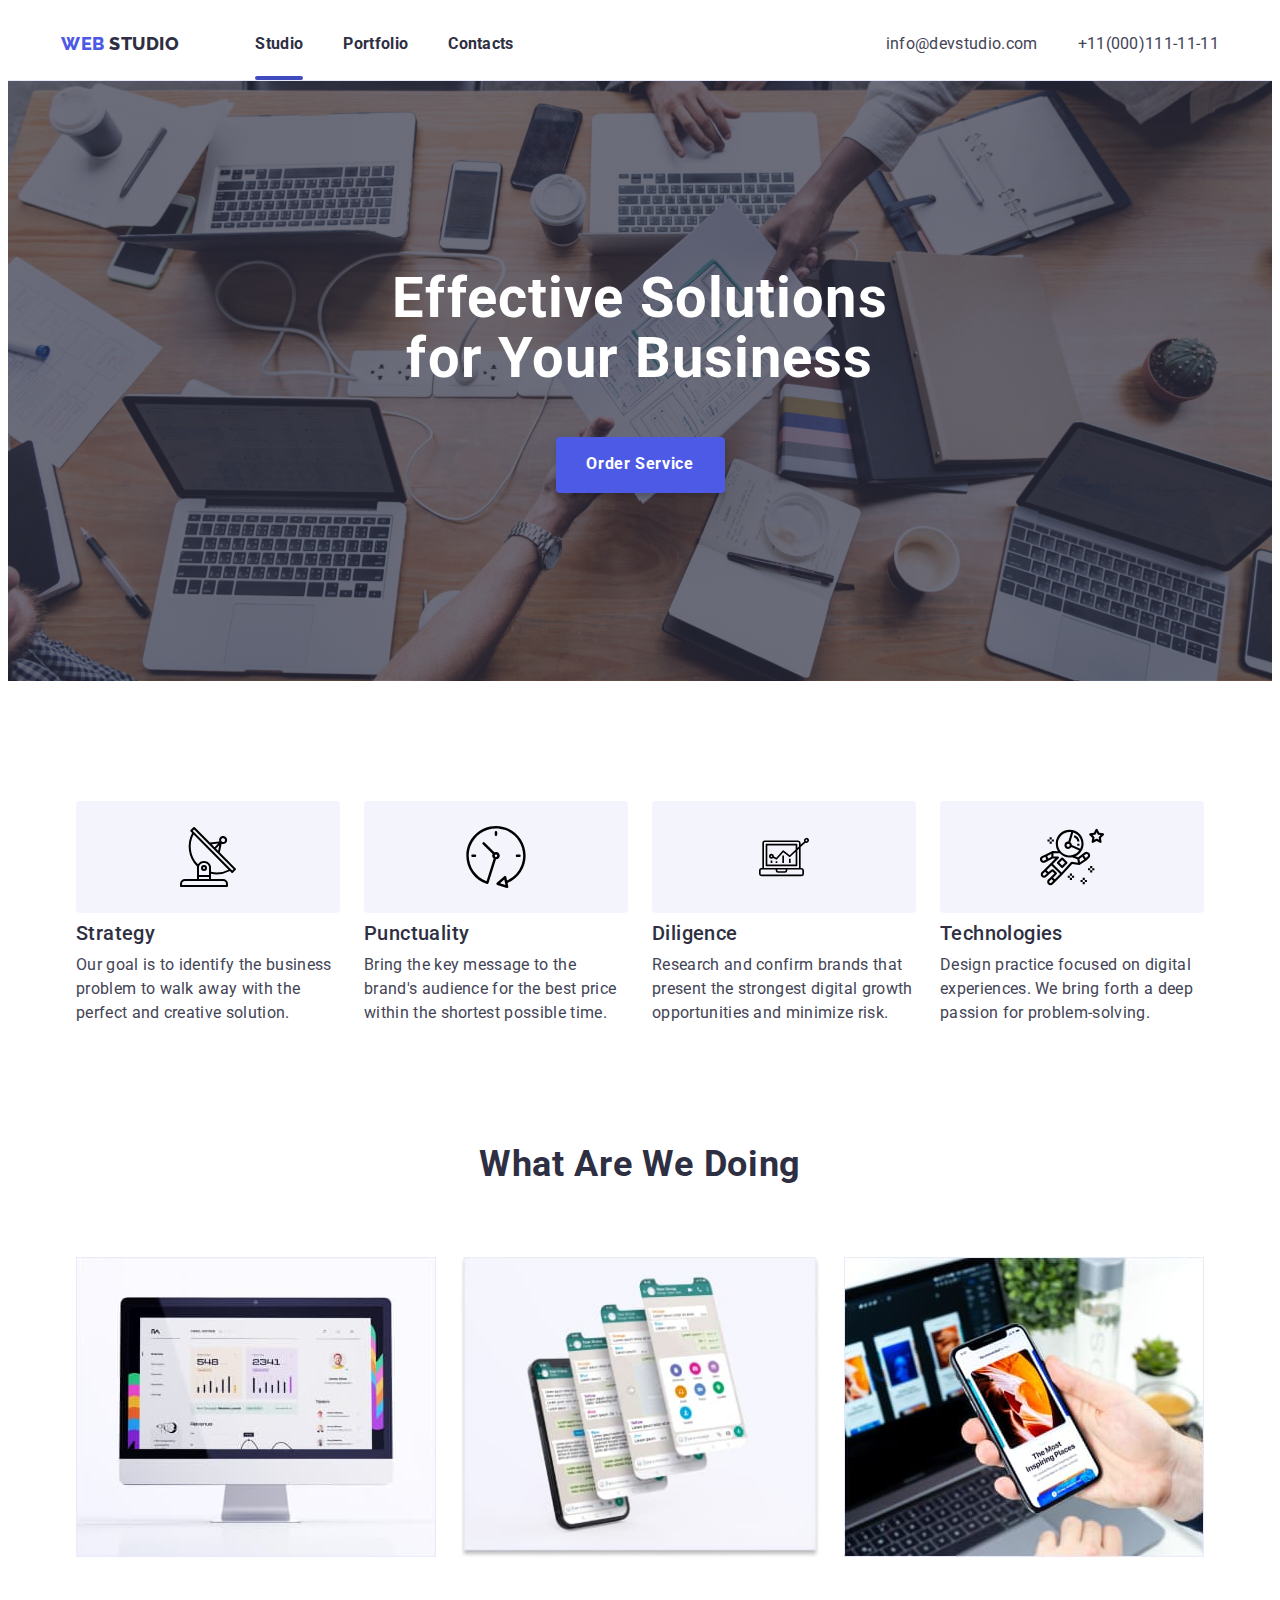
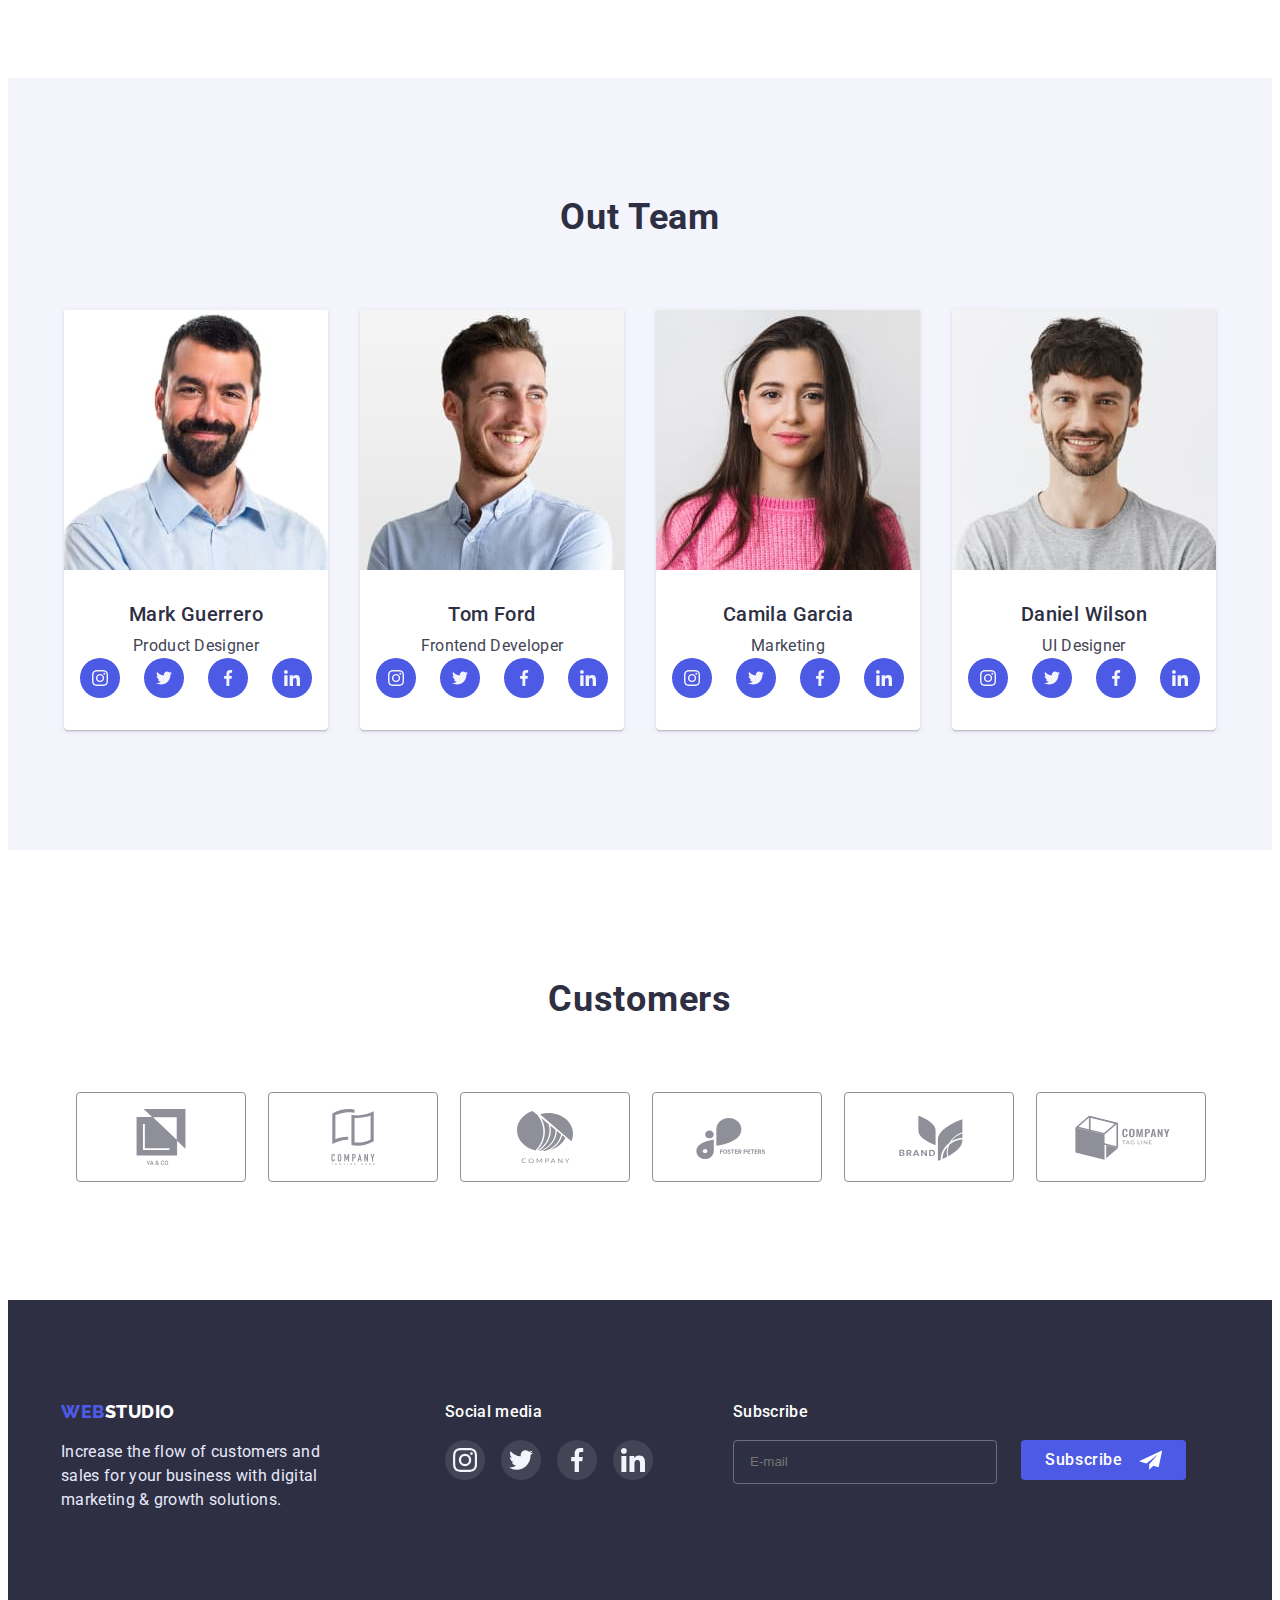
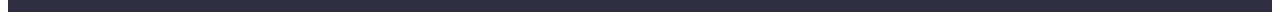
<file: index.html>
<!DOCTYPE html>
<html lang="en">

<head>
    <meta charset="UTF-8">
    <meta http-equiv="X-UA-Compatible" content="IE=edge">
    <meta name="viewport" content="width=device-width, initial-scale=1.0">
    <title>Document</title>
    <link rel="preconnect" href="https://fonts.googleapis.com">
    <link rel="preconnect" href="https://fonts.gstatic.com" crossorigin>
    <link href="https://fonts.googleapis.com/css2?family=Raleway:wght@800&family=Roboto:wght@400;500;700&display=swap"
        rel="stylesheet">
    <link rel="stylesheet" href="https://cdnjs.cloudflare.com/ajax/libs/modern-normalize/1.1.0/modern-normalize.min.css"
        integrity="sha512-wpPYUAdjBVSE4KJnH1VR1HeZfpl1ub8YT/NKx4PuQ5NmX2tKuGu6U/JRp5y+Y8XG2tV+wKQpNHVUX03MfMFn9Q=="
        crossorigin="anonymous" referrerpolicy="no-referrer" />
    <link rel="stylesheet" href="./css/style.css">
</head>

<body class="site-body">
    <header class="header">
        <div class="container ">
            <nav class="header-nav">
                <a href="" class="header-logo link"> <span class="header-web">WEB</span> STUDIO</a>
                <ul class="header-list list">
                    <li class="header-item "><a href="./index.html" class="header-link link current">Studio</a></li>
                    <li class="header-item "><a href="./portfolio.html" class="header-link link">Portfolio</a></li>
                    <li class="header-item "><a href="" class="header-link link">Contacts</a></li>
                </ul>
            </nav>
            <a href="mailto:info@devstudio.com" class="header-cont link">info@devstudio.com</a>
            <a href="tel:+11(000)111-11-11" class="header-cont link">+11(000)111-11-11</a>
        </div>
    </header>
    <main>
        <section class="hero">
            <div class="container">
                <h1 class="hero-title">Effective Solutions <br> for Your Business</h1>
                <button type="button" class="hero-btn" data-modal-open>Order Service</button>
            </div>
        </section>
        <section class="about">
            <div class="container feature ">
                <Ul class="list">
                    <li class="about-list">
                        <div class="features-icon">
                            <svg class="icon" width="60" height="64">
                                <use href="./img/icons.svg.svg#icon-antenna-1"></use>
                            </svg>
                        </div>

                        <h3 class="main-title">Strategy</h3>
                        <p class="main-undertitle">Our goal is to identify the business
                            problem to walk away with the perfect and creative solution.</p>
                    </li>
                    <li class="about-list">
                        <div class="features-icon">
                            <svg class="icon" width="62" height="64">
                                <use href="./img/icons.svg.svg#icon-clock-1"></use>
                            </svg>
                        </div>

                        <h3 class="main-title">Punctuality</h3>
                        <p class="main-undertitle">Bring the key message to the brand's audience for the best price
                            within
                            the shortest possible
                            time.</p>
                    </li>
                    <li class="about-list">
                        <div class="features-icon">
                            <svg class="icon" width="64" height="50">
                                <use href="./img/icons.svg.svg#icon-diagram-1"></use>
                            </svg>
                        </div>

                        <h3 class="main-title">Diligence</h3>
                        <p class="main-undertitle">Research and confirm brands that present the strongest digital growth
                            opportunities and minimize
                            risk.</p>
                    </li>
                    <li class="about-list">
                        <div class="features-icon">
                            <svg class="icon" width="64" height="64">
                                <use href="./img/icons.svg.svg#icon-astronaut-1"></use>
                            </svg>
                        </div>

                        <h3 class="main-title">Technologies</h3>
                        <p class="main-undertitle">Design practice focused on digital experiences. We bring forth a deep
                            passion for
                            problem-solving.</p>
                    </li>
                </Ul>
            </div>
        </section>
        <section class="work">
            <div class="container">

                <h2 class="about-title">What are we doing</h2>
                <ul class="list">
                    <li>
                        <img src="./img/monitor.jpg" alt="monitor" width="360" height="300">
                    </li>
                    <li>
                        <img src="./img/telephone.jpg" alt="phone" width="360" height="300">
                    </li>
                    <li>
                        <img src="./img/phonenote.jpg" alt="phone in hand" width="360" height="300">
                    </li>
                </ul>

            </div>
        </section>
        <section class="team">
            <div class="container">
                <h2 class="about-title">Out Team</h2>
                <ul class="list">
                    <li class="list-cont">
                        <img src="./img/mark.jpg" alt="mark" width="264" height="260">
                        <div class="under-img">
                            <h3 class="main-title">Mark Guerrero</h3>
                            <p class="main-undertitle">Product Designer</p>
                            <ul class="cont-social-list list-none">
                                <li class="cont-social-item"><a href="" class="cont-social-link"><svg
                                            class="cont-social-icon" width="16" height="16">
                                            <use href="./img/icons.svg.svg#icon-instagram-2"></use>
                                        </svg></a></li>
                                <li class="cont-social-item"><a href="" class="cont-social-link"><svg
                                            class="cont-social-icon" width="16" height="16">
                                            <use href="./img/icons.svg.svg#icon-twitter-1"></use>
                                        </svg></a></li>
                                <li class="cont-social-item"><a href="" class="cont-social-link"><svg
                                            class="cont-social-icon" width="16" height="16">
                                            <use href="./img/icons.svg.svg#icon-facebook-1"></use>
                                        </svg></a></li>
                                <li class="cont-social-item"><a href="" class="cont-social-link"><svg
                                            class="cont-social-icon" width="16" height="16">
                                            <use href="./img/icons.svg.svg#icon-linkedin-1"></use>
                                        </svg></a></li>
                            </ul>
                        </div>
                    </li>
                    <li class="list-cont">
                        <img src="./img/tom.jpg" alt="tom" width="264" height="260">
                        <div class="under-img">
                            <h3 class="main-title">Tom Ford</h3>
                            <p class="main-undertitle">Frontend Developer</p>
                            <ul class="cont-social-list list-none">
                                <li class="cont-social-item"><a href="" class="cont-social-link"><svg
                                            class="cont-social-icon" width="16" height="16">
                                            <use href="./img/icons.svg.svg#icon-instagram-2"></use>
                                        </svg></a></li>
                                <li class="cont-social-item"><a href="" class="cont-social-link"><svg
                                            class="cont-social-icon" width="16" height="16">
                                            <use href="./img/icons.svg.svg#icon-twitter-1"></use>
                                        </svg></a></li>
                                <li class="cont-social-item"><a href="" class="cont-social-link"><svg
                                            class="cont-social-icon" width="16" height="16">
                                            <use href="./img/icons.svg.svg#icon-facebook-1"></use>
                                        </svg></a></li>
                                <li class="cont-social-item"><a href="" class="cont-social-link"><svg
                                            class="cont-social-icon" width="16" height="16">
                                            <use href="./img/icons.svg.svg#icon-linkedin-1"></use>
                                        </svg></a></li>
                            </ul>
                        </div>
                    </li>
                    <li class="list-cont">
                        <img src="./img/camila.jpg" alt="camila" width="264" height="260">
                        <div class="under-img">
                            <h3 class="main-title">Camila Garcia</h3>
                            <p class="main-undertitle">Marketing</p>
                            <ul class="cont-social-list list-none">
                                <li class="cont-social-item"><a href="" class="cont-social-link"><svg
                                            class="cont-social-icon" width="16" height="16">
                                            <use href="./img/icons.svg.svg#icon-instagram-2"></use>
                                        </svg></a></li>
                                <li class="cont-social-item"><a href="" class="cont-social-link"><svg
                                            class="cont-social-icon" width="16" height="16">
                                            <use href="./img/icons.svg.svg#icon-twitter-1"></use>
                                        </svg></a></li>
                                <li class="cont-social-item"><a href="" class="cont-social-link"><svg
                                            class="cont-social-icon" width="16" height="16">
                                            <use href="./img/icons.svg.svg#icon-facebook-1"></use>
                                        </svg></a></li>
                                <li class="cont-social-item"><a href="" class="cont-social-link"><svg
                                            class="cont-social-icon" width="16" height="16">
                                            <use href="./img/icons.svg.svg#icon-linkedin-1"></use>
                                        </svg></a></li>
                            </ul>
                        </div>
                    </li>
                    <li class="list-cont">
                        <img src="./img/daniel.jpg" alt="daniel" width="264" height="260">
                        <div class="under-img">
                            <h3 class="main-title">Daniel Wilson</h3>
                            <p class="main-undertitle">UI Designer</p>
                            <ul class="cont-social-list list-none">
                                <li class="cont-social-item"><a href="" class="cont-social-link"><svg
                                            class="cont-social-icon" width="16" height="16">
                                            <use href="./img/icons.svg.svg#icon-instagram-2"></use>
                                        </svg></a></li>
                                <li class="cont-social-item"><a href="" class="cont-social-link"><svg
                                            class="cont-social-icon" width="16" height="16">
                                            <use href="./img/icons.svg.svg#icon-twitter-1"></use>
                                        </svg></a></li>
                                <li class="cont-social-item"><a href="" class="cont-social-link"><svg
                                            class="cont-social-icon" width="16" height="16">
                                            <use href="./img/icons.svg.svg#icon-facebook-1"></use>
                                        </svg></a></li>
                                <li class="cont-social-item"><a href="" class="cont-social-link"><svg
                                            class="cont-social-icon" width="16" height="16">
                                            <use href="./img/icons.svg.svg#icon-linkedin-1"></use>
                                        </svg></a></li>
                            </ul>
                        </div>
                    </li>
                </ul>
            </div>
        </section>
        <section class="customers">
            <div class="container">
                <h2 class="about-title">Customers</h2>
                <ul class="cust-list list-none">
                    <li class="customers-item">
                        <a href="" class="customers-link">
                            <svg class="customers-icon" width="104" height="56">
                                <use href="./img/icons.svg.svg#icon-group"></use>
                            </svg>
                        </a>
                    </li>
                    <li class="customers-item">
                        <a href="" class="customers-link">
                            <svg class="customers-icon" width="104" height="56">
                                <use href="./img/icons.svg.svg#icon-group-1"></use>
                            </svg>
                        </a>
                    </li>
                    <li class="customers-item">
                        <a href="" class="customers-link">
                            <svg class="customers-icon" width="104" height="56">
                                <use href="./img/icons.svg.svg#icon-group-2"></use>
                            </svg>
                        </a>
                    </li>
                    <li class="customers-item">
                        <a href="" class="customers-link">
                            <svg class="customers-icon" width="104" height="56">
                                <use href="./img/icons.svg.svg#icon-Logopet-1"></use>
                            </svg>
                        </a>
                    </li>
                    <li class="customers-item">
                        <a href="" class="customers-link">
                            <svg class="customers-icon" width="104" height="56">
                                <use href="./img/icons.svg.svg#icon-Logobra-1"></use>
                            </svg>
                        </a>
                    </li>
                    <li class="customers-item">
                        <a href="" class="customers-link">
                            <svg class="customers-icon" width="104" height="56">
                                <use href="./img/icons.svg.svg#icon-Logocom-1"></use>
                            </svg>
                        </a>
                    </li>
                </ul>
            </div>
        </section>


    </main>
    <footer class="footer">
        <div class="container">
            <div>
                <a href="" class="header-logo link"> <span class="header-web">WEB</span> STUDIO</a>
                <p class="footer-text">Increase the flow of customers and sales for your business with digital marketing
                    &
                    growth solutions.</p>
            </div>
            <div class="footer-contact">
                <h2 class="footer-cont-text">Social media</h2>
                <ul class="footer-cont-list">
                    <li class="footer-cont-item">
                        <a href="" class="footer-cont-link">
                            <svg class="footer-cont-icon" width="24" height="24">
                                <use href="./img/icons.svg.svg#icon-instagram-2"></use>
                            </svg>
                        </a>
                    </li>
                    <li class="footer-cont-item">
                        <a href="" class="footer-cont-link">
                            <svg class="footer-cont-icon" width="24" height="24">
                                <use href="./img/icons.svg.svg#icon-twitter-1"></use>
                            </svg>
                        </a>
                    </li>
                    <li class="footer-cont-item">
                        <a href="" class="footer-cont-link">
                            <svg class="footer-cont-icon" width="24" height="24">
                                <use href="./img/icons.svg.svg#icon-facebook-1"></use>
                            </svg>
                        </a>
                    </li>
                    <li class="footer-cont-item">
                        <a href="" class="footer-cont-link">
                            <svg class="footer-cont-icon" width="24" height="24">
                                <use href="./img/icons.svg.svg#icon-linkedin-1"></use>
                            </svg>
                        </a>
                    </li>
                </ul>
            </div>
            <div class="subscribe">
                <form>
                    <label class="subscribe-title">Subscribe
                        <input type="text" placeholder="E-mail" name="email" class="subscribe-inp">
                    </label>
                    <button type="submit" class="subscribe-btn btn">
                        Subscribe
                        <svg class="submit-btn-icon" width="24" height="24">
                            <use href="./img/icons.svg.svg#icon-submit"></use>
                        </svg>

                    </button>
                </form>
            </div>
        </div>
    </footer>
    <div class="backdrop is-hidden" data-modal>
        <div class="modal">
            <button type="button" class="modal-close" data-modal-close>
                <svg class="modal-icon" width="8" height="8">
                    <use href="./img/icons.svg.svg#icon-close-black-18dp-2-1-1"></use>
                </svg>
            </button>
            <h2 class="modal-title">Leave your contacts and we will call you back</h2>
            <form class="modal-form">
                <div class="modal-form-div">
                    <label for="name" class="modal-form-labl">Name</label>
                    <input id="name" type="text" name="name" class="modal-inp">
                    <svg class="input-icon" width="18" height="24">
                        <use href="./img/icons.svg.svg#icon-person-black"></use>
                    </svg>
                </div>
                <div class="modal-form-div">
                    <label for="phone" class="modal-form-labl">Phone</label>
                    <input id="phone" type="text" name="phone" class="modal-inp">
                    <svg class="input-icon" width="18" height="24">
                        <use href="./img/icons.svg.svg#icon-phone-black"></use>
                    </svg>
                </div>
                <div class="modal-form-div">
                    <label for="email" class="modal-form-labl">Email</label>
                    <input id="email" type="text" name="email" class="modal-inp">
                    <svg class="input-icon" width="18" height="24">
                        <use href="./img/icons.svg.svg#icon-email-black-18"></use>
                    </svg>
                </div>
                <div class="modal-form-div">
                    <label for="comment" class="modal-form-labl">Comment</label>
                    <textarea name="comment" id="comment" class="modal-area" placeholder="Text input"></textarea>
                </div>
                <div class="modal-check">
                    <input id="privacy" type="checkbox" name="privat" value="true"
                        class="input-check visually-hidden" />
                    <label for="privacy" class="check-lab">
                        <span class="modal-span">
                            <svg class="span-icon" width="10" height="8">
                                <use href="./img/icons.svg.svg#icon-Vector"></use>
                            </svg>
                        </span>
                        I accept the terms and conditions of the <a href="" class="pp-link">Privacy Policy </a>
                    </label>

                </div>
                <button type="submit" class="modal-btn btn">Send</button>
            </form>
        </div>
    </div>
    <script src="./js/modal.js"></script>

</body>

</html>
</file>
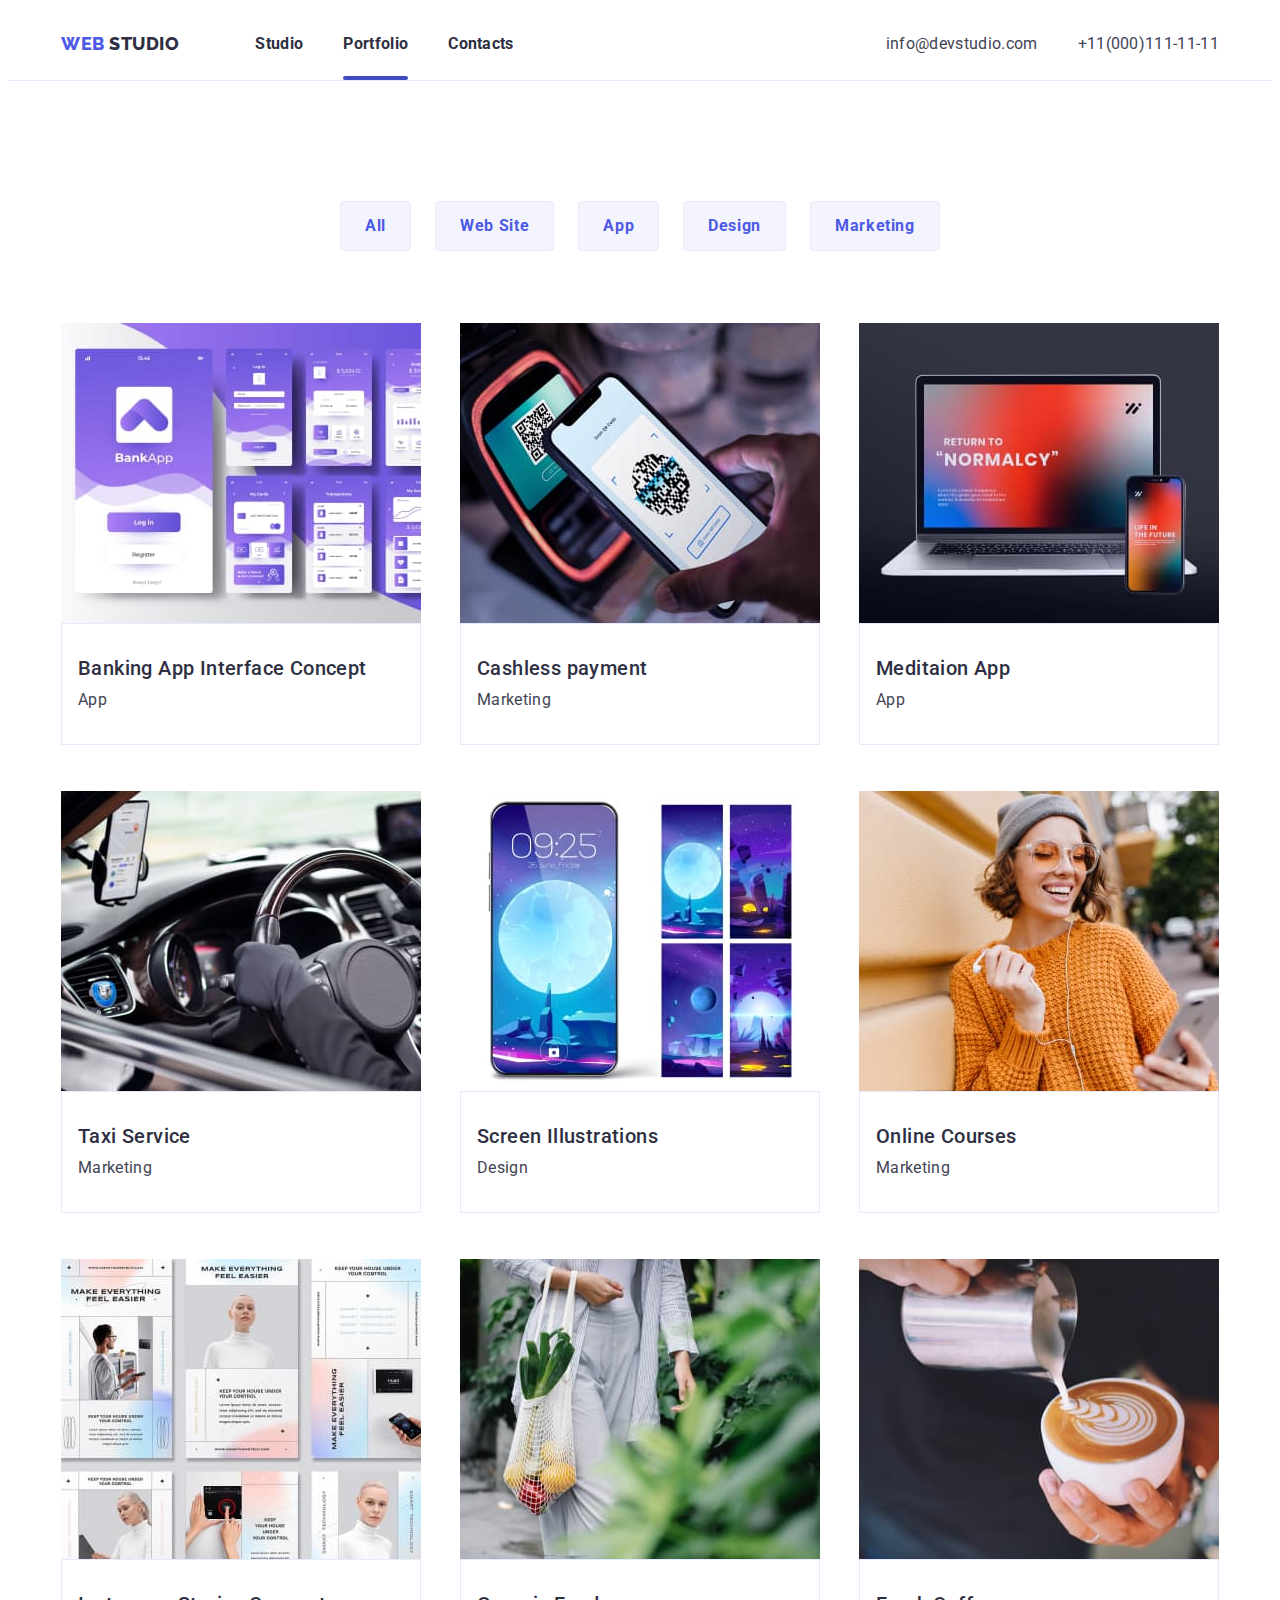
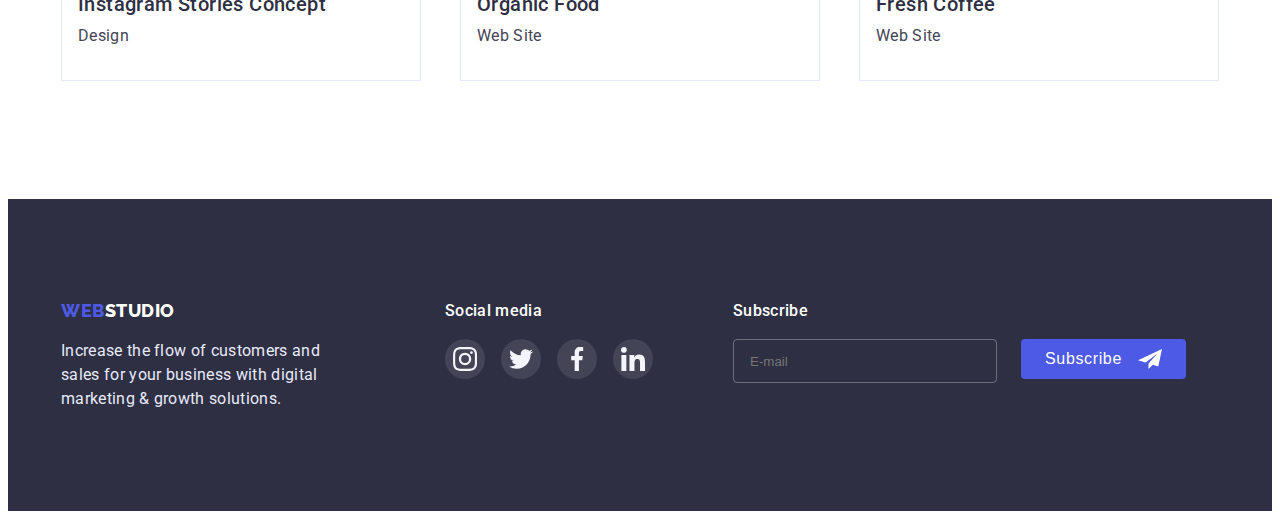
<file: portfolio.html>
<!DOCTYPE html>
<html lang="en">

<head>
    <meta charset="UTF-8">
    <meta http-equiv="X-UA-Compatible" content="IE=edge">
    <meta name="viewport" content="width=device-width, initial-scale=1.0">
    <title>Document</title>
    <link rel="preconnect" href="https://fonts.googleapis.com">
    <link rel="preconnect" href="https://fonts.gstatic.com" crossorigin>
    <link href="https://fonts.googleapis.com/css2?family=Raleway:wght@800&family=Roboto:wght@400;500;700&display=swap"
        rel="stylesheet">
    <link rel="stylesheet" href="https://cdnjs.cloudflare.com/ajax/libs/modern-normalize/1.1.0/modern-normalize.min.css"
        integrity="sha512-wpPYUAdjBVSE4KJnH1VR1HeZfpl1ub8YT/NKx4PuQ5NmX2tKuGu6U/JRp5y+Y8XG2tV+wKQpNHVUX03MfMFn9Q=="
        crossorigin="anonymous" referrerpolicy="no-referrer" />
    <link rel="stylesheet" href="./css/style.css">
</head>

<body>
    <header class="header">
        <div class="container">
            <nav class="header-nav">
                <a href="" class="header-logo link"> <span class="header-web">WEB</span> STUDIO</a>
                <ul class="header-list list">
                    <li class="header-item"><a href="./index.html" class="header-link link">Studio</a></li>
                    <li class="header-item"><a href="./portfolio.html" class="header-link link current">Portfolio</a>
                    </li>
                    <li class="header-item"><a href="" class="header-link link">Contacts</a></li>
                </ul>
            </nav>
            <a href="mailto:info@devstudio.com" class="header-cont link">info@devstudio.com</a>
            <a href="tel:+11(000)111-11-11" class="header-cont link">+11(000)111-11-11</a>
        </div>
    </header>
    <main class="main">

        <section class="filter">
            <div class="container">
                <h1 class="hidden">Portfolio</h1>
                <ul class="filter-list list">
                    <li><button type="button" class="btn">All</button></li>
                    <li><button type="button" class="btn">Web Site</button></li>
                    <li><button type="button" class="btn">App</button></li>
                    <li><button type="button" class="btn">Design</button></li>
                    <li><button type="button" class="btn">Marketing</button></li>
                </ul>
            </div>
            <div class="container">
                <ul class="portfolio-list list">
                    <li class="portfolio-item">
                        <div class="portfolio-item-wrap">
                            <img src="./img/bankapp.jpg" alt="Banking App Interface Concept" width="360" height="300">
                            <p class="wrap-text">14 Stylish and User-Friendly App Design Concepts · Task Manager App ·
                                Calorie Tracker App · Exotic Fruit Ecommerce App ·
                                Cloud Storage App</p>
                        </div>
                        <div class="portfolio-under-img">
                            <h3 class="main-title">Banking App Interface Concept</h3>
                            <p class="main-undertitle">App</p>
                        </div>
                    </li>
                    <li class="portfolio-item">
                        <div class="portfolio-item-wrap">
                            <img src="./img/cashlesspay.jpg" alt="Cashless payment" width="360" height="300">
                            <p class="wrap-text">14 Stylish and User-Friendly App Design Concepts · Task Manager App ·
                                Calorie Tracker App · Exotic Fruit Ecommerce App ·
                                Cloud Storage App</p>
                        </div>
                        <div class="portfolio-under-img">
                            <h3 class="main-title">Cashless payment</h3>
                            <p class="main-undertitle">Marketing</p>
                        </div>
                    </li>
                    <li class="portfolio-item">
                        <div class="portfolio-item-wrap">
                            <img src="./img/meditaionapp.jpg" alt="Meditaion App" width="360" height="300">
                            <p class="wrap-text">14 Stylish and User-Friendly App Design Concepts · Task Manager App ·
                                Calorie Tracker App · Exotic Fruit Ecommerce App ·
                                Cloud Storage App</p>
                        </div>

                        <div class="portfolio-under-img">
                            <h3 class="main-title">Meditaion App</h3>
                            <p class="main-undertitle">App</p>
                        </div>
                    </li>
                    <li class="portfolio-item">
                        <div class="portfolio-item-wrap">
                            <img src="./img/imgtaxi.jpg" alt="Taxi Service" width="360" height="300">
                            <p class="wrap-text">14 Stylish and User-Friendly App Design Concepts · Task Manager App ·
                                Calorie Tracker App · Exotic Fruit Ecommerce App ·
                                Cloud Storage App</p>
                        </div>

                        <div class="portfolio-under-img">
                            <h3 class="main-title">Taxi Service</h3>
                            <p class="main-undertitle">Marketing</p>
                        </div>
                    </li>
                    <li class="portfolio-item">
                        <div class="portfolio-item-wrap">
                            <img src="./img/screenill.jpg" alt="Screen Illustrations" width="360" height="300">
                            <p class="wrap-text">14 Stylish and User-Friendly App Design Concepts · Task Manager App ·
                                Calorie Tracker App · Exotic Fruit Ecommerce App ·
                                Cloud Storage App</p>
                        </div>

                        <div class="portfolio-under-img">
                            <h3 class="main-title">Screen Illustrations</h3>
                            <p class="main-undertitle">Design</p>
                        </div>
                    </li>
                    <li class="portfolio-item">
                        <div class="portfolio-item-wrap">
                            <img src="./img/onlinecourses.jpg" alt="Online Courses" width="360" height="300">
                            <p class="wrap-text">14 Stylish and User-Friendly App Design Concepts · Task Manager App ·
                                Calorie Tracker App · Exotic Fruit Ecommerce App ·
                                Cloud Storage App</p>
                        </div>

                        <div class="portfolio-under-img">
                            <h3 class="main-title">Online Courses</h3>
                            <p class="main-undertitle">Marketing</p>
                        </div>
                    </li>
                    <li class="portfolio-item">
                        <div class="portfolio-item-wrap">
                            <img src="./img/instagramstoriescont.jpg" alt="Instagram Stories Concept" width="360"
                                height="300">
                            <p class="wrap-text">14 Stylish and User-Friendly App Design Concepts · Task Manager App ·
                                Calorie Tracker App · Exotic Fruit Ecommerce App ·
                                Cloud Storage App</p>
                        </div>

                        <div class="portfolio-under-img">
                            <h3 class="main-title">Instagram Stories Concept</h3>
                            <p class="main-undertitle">Design</p>
                        </div>
                    </li>
                    <li class="portfolio-item">
                        <div class="portfolio-item-wrap">
                            <img src="./img/organicfood.jpg" alt="Organic Food" width="360" height="300">
                            <p class="wrap-text">14 Stylish and User-Friendly App Design Concepts · Task Manager App ·
                                Calorie Tracker App · Exotic Fruit Ecommerce App ·
                                Cloud Storage App</p>
                        </div>

                        <div class="portfolio-under-img">
                            <h3 class="main-title">Organic Food</h3>
                            <p class="main-undertitle">Web Site</p>
                        </div>
                    </li>
                    <li class="portfolio-item">
                        <div class="portfolio-item-wrap">
                            <img src="./img/freshcoffee.jpg" alt="Fresh Coffee" width="360" height="300">
                            <p class="wrap-text">14 Stylish and User-Friendly App Design Concepts · Task Manager App ·
                                Calorie Tracker App · Exotic Fruit Ecommerce App ·
                                Cloud Storage App</p>
                        </div>

                        <div class="portfolio-under-img">
                            <h3 class="main-title">Fresh Coffee</h3>
                            <p class="main-undertitle">Web Site</p>
                        </div>
                    </li>
                </ul>
            </div>
        </section>
    </main>
    <footer class="footer">
        <div class="container">
            <div>
                <a href="" class="header-logo link"> <span class="header-web">WEB</span> STUDIO</a>
                <p class="footer-text">Increase the flow of customers and sales for your business with digital marketing
                    &
                    growth solutions.</p>
            </div>
            <div class="footer-contact">
                <h2 class="footer-cont-text">Social media</h2>
                <ul class="footer-cont-list">
                    <li class="footer-cont-item">
                        <a href="" class="footer-cont-link">
                            <svg class="footer-cont-icon" width="24" height="24">
                                <use href="./img/icons.svg.svg#icon-instagram-2"></use>
                            </svg>
                        </a>
                    </li>
                    <li class="footer-cont-item">
                        <a href="" class="footer-cont-link">
                            <svg class="footer-cont-icon" width="24" height="24">
                                <use href="./img/icons.svg.svg#icon-twitter-1"></use>
                            </svg>
                        </a>
                    </li>
                    <li class="footer-cont-item">
                        <a href="" class="footer-cont-link">
                            <svg class="footer-cont-icon" width="24" height="24">
                                <use href="./img/icons.svg.svg#icon-facebook-1"></use>
                            </svg>
                        </a>
                    </li>
                    <li class="footer-cont-item">
                        <a href="" class="footer-cont-link">
                            <svg class="footer-cont-icon" width="24" height="24">
                                <use href="./img/icons.svg.svg#icon-linkedin-1"></use>
                            </svg>
                        </a>
                    </li>
                </ul>
            </div>
            <div class="subscribe">
                <label class="subscribe-title">Subscribe
                    <input type="text" placeholder="E-mail" name="email" class="subscribe-inp">
                </label>
                <button type="submit" class="subscribe-btn">
                    Subscribe
                    <svg class="submit-btn-icon" width="24" height="24">
                        <use href="./img/icons.svg.svg#icon-submit"></use>
                    </svg>

                </button>
            </div>
        </div>
    </footer>
</body>

</html>
</file>
<file: css/style.css>
:root {
  --title-color: #ffffff;
  --button-color-portfolio: #4d5ae5;
  --body-color: #2e2f42;
  --header-link-color: #2e2f42;
}
body {
  color: var(--body-color);
  font-family: "Roboto", sans-serif;
}
p,
h1,
h2,
h3,
h4,
h5,
h6 {
  margin: 0px;
  padding: 0px;
}
ul,
ol {
  margin: 0px;
  padding: 0px;
}
img {
  display: block;
  max-width: 100%;
  height: auto;
}
/* 1158 */
.container {
  width: 1158px;
  padding-left: 15px;
  padding-right: 15px;
  margin: 0 auto;
}
.list {
  list-style: none;
  justify-content: center;
}
.link {
  text-decoration: none;
}

h1.hidden {
  visibility: hidden;
  display: none;
}
/* header */
.header {
  padding-top: 24px;
  padding-bottom: 24px;
  border-bottom: 1px solid #e7e9fc;
}
.header-nav {
  display: flex;
  align-items: center;
  margin-right: auto;
}
.header > .container {
  display: flex;
  align-items: center;
}

.header-web {
  font-family: "Raleway", sans-serif;
  font-weight: 800;
  font-size: 18px;
  line-height: 1.33;
  letter-spacing: 0.03em;
  color: #4d5ae5;
}
.header-logo {
  font-family: "Raleway", sans-serif;
  font-weight: 800;
  font-size: 18px;
  line-height: 1.33;
  letter-spacing: 0.03em;
  text-transform: uppercase;
  color: #2e2f42;
  padding: 0px;
  margin-right: 76px;
}
.header-item {
  display: flex;
}
.header-item:not(:last-child) {
  margin-right: 40px;
}
.header-list {
  display: flex;
}
.header-link {
  font-weight: 700;
  font-size: 16px;
  line-height: 1.5;
  letter-spacing: 0.02em;
  color: var(--header-link-color);
  transition: color 250ms cubic-bezier(0.4, 0, 0.2, 1);
  position: relative;
}
.header-link:hover,
.header-link:focus {
  color: #404bbf;
}
.header-link.current::after {
  content: "";
  position: absolute;
  width: 100%;
  height: 4px;
  background-color: #404bbf;
  left: 0;
  bottom: -24px;
  border-radius: 2px;
}
.header-cont {
  font-weight: 400;
  font-size: 16px;
  line-height: calc(24 / 16);
  letter-spacing: 0.02em;
  color: #434455;
  transition: color 250ms cubic-bezier(0.4, 0, 0.2, 1);
}
.header-cont:hover,
.header-cont:focus {
  color: #404bbf;
}
/* hero */
.hero {
  background: #2e2f42;
  max-width: 1440px;
  background-image: linear-gradient(
      rgba(46, 47, 66, 0.7),
      rgba(46, 47, 66, 0.7)
    ),
    url(../img/hero-bg.jpg);
  background-repeat: no-repeat;
  background-position: center;
  margin: 0 auto;
  padding-top: 188px;
  padding-bottom: 188px;
}
.hero-title {
  font-size: 56px;
  line-height: 1.07;
  text-align: center;
  letter-spacing: 0.02em;
  color: var(--title-color);
  margin-bottom: 48px;
}
.hero-btn {
  display: flex;
  font-family: inherit;
  font-weight: 700;
  font-size: 16px;
  line-height: 1.18;
  letter-spacing: 0.04em;
  color: #ffffff;
  cursor: pointer;
  background: #4d5ae5;
  box-shadow: 0px 4px 4px rgba(0, 0, 0, 0.15);
  border-radius: 4px;
  border-width: 0;
  margin-left: auto;
  margin-right: auto;
  width: 169px;
  height: 56px;
  justify-content: center;
  align-items: center;
  transition: background-color 250ms cubic-bezier(0.4, 0, 0.2, 1);
}
.hero-btn:hover,
.hero-btn:focus {
  background: #404bbf;
}
.btn {
  font-family: inherit;
  cursor: pointer;
  font-weight: 700;
  font-size: 16px;
  line-height: calc(24 / 16);
  letter-spacing: 0.04em;
  color: var(--button-color-portfolio);
  padding: 12px 24px;
  background: #f4f4fd;
  border: 1px solid #e7e9fc;
  border-radius: 4px;
  transition: background-color 250ms cubic-bezier(0.4, 0, 0.2, 1),
    color 250ms cubic-bezier(0.4, 0, 0.2, 1),
    box-shadow 250ms cubic-bezier(0.4, 0, 0.2, 1);
}
.btn:hover,
.btn:focus {
  color: #ffffff;
  background: #404bbf;
  box-shadow: 0px 4px 4px rgba(0, 0, 0, 0.15);
}
/* main */
.about {
  padding-top: 120px;
  padding-bottom: 120px;
}
.work {
  padding-bottom: 120px;
}
.feature > .list {
  display: flex;
}
.main-title {
  font-weight: 500;
  font-size: 20px;
  line-height: 1.2;
  letter-spacing: 0.02em;
  color: #2e2f42;
  margin-bottom: 8px;
}
.features-icon {
  display: flex;
  justify-content: center;
  align-items: center;
  height: 112px;
  width: 264px;
  border-radius: 4px;
  background-color: #f4f4fd;
  margin-bottom: 8px;
}
.main-undertitle {
  font-size: 16px;
  line-height: 1.5;
  letter-spacing: 0.02em;
  color: #434455;
  width: 264px;
}
.cont-social-list {
  display: flex;
}
.list-none {
  list-style: none;
  justify-content: center;
  gap: 24px;
}

.cont-social-item {
  width: 40px;
  height: 40px;
}
.cont-social-link {
  width: 100%;
  height: 100%;
  background-color: #4d5ae5;
  border-radius: 50%;
  display: flex;
  align-items: center;
  justify-content: center;
  transition: background-color 250ms cubic-bezier(0.4, 0, 0.2, 1);
}
.cont-social-link:hover,
.cont-social-link:focus {
  background-color: #404bbf;
}
.cont-social-icon {
  fill: #f4f4fd;
}
.about-list:not(:last-child) {
  margin-right: 24px;
}
.team {
  background-color: #f4f4fd;
  padding-top: 120px;
  padding-bottom: 120px;
}
.team .list {
  display: flex;
  /* justify-content: space-between; */
  gap: 32px;
}
.about-title {
  font-size: 36px;
  line-height: 1.11;
  text-align: center;
  letter-spacing: 0.02em;
  text-transform: capitalize;
  color: #2e2f42;
  margin-bottom: 72px;
}
.work .list {
  display: flex;
  /* justify-content: space-between; */
  gap: 24px;
}
.footer {
  display: flex;
  padding-top: 100px;
  padding-bottom: 100px;
  background: #2e2f42;
}
.footer-text {
  font-size: 16px;
  line-height: 1.5;
  letter-spacing: 0.02em;
  color: #e7e9fc;
}
.header-cont:last-child {
  margin-left: 40px;
}
.list-cont {
  background: #ffffff;
  box-shadow: 0px 1px 6px rgba(46, 47, 66, 0.08),
    0px 1px 1px rgba(46, 47, 66, 0.16), 0px 2px 1px rgba(46, 47, 66, 0.08);
  border-radius: 0px 0px 4px 4px;
  width: 264px;

  text-align: center;
}
.under-img {
  display: flex;
  flex-direction: column;
  padding-top: 32px;
  padding-bottom: 32px;
}
.footer p {
  width: 264px;
}
.footer a {
  color: #ffffff;
}

.filter-list {
  display: flex;
}

.filter-list li:not(:last-child) {
  margin-right: 24px;
}
.filter-list {
  margin-bottom: 72px;
}
.portfolio-list {
  display: flex;
  flex-wrap: wrap;
  justify-content: space-between;
}
.portfolio-item {
  width: 360px;
  height: 420px;
  transition: box-shadow 250ms cubic-bezier(0.4, 0, 0.2, 1);
}
.portfolio-item:not(:nth-last-child(-n + 3)) {
  margin-bottom: 48px;
}
.portfolio-under-img {
  padding-top: 32px;
  padding-bottom: 32px;
  padding-left: 16px;
  background: #ffffff;
  border: 1px solid #e7e9fc;
}
.portfolio-item:hover {
  box-shadow: 0px 1px 6px rgba(46, 47, 66, 0.3),
    0px 1px 1px rgba(46, 47, 66, 0.3), 0px 2px 1px rgba(46, 47, 66, 0.3);
}
.portfolio-item-wrap {
  position: relative;
  overflow: hidden;
}
.wrap-text {
  position: absolute;
  top: 0;
  font-weight: 400;
  font-size: 16px;
  line-height: calc(24 / 16);
  letter-spacing: 0.02em;
  color: #f4f4fd;
  background-color: #4d5ae5;
  padding: 40px 32px;
  height: 100%;
  width: 100%;
  transform: translateY(100%);
  transition: transform 250ms cubic-bezier(0.4, 0, 0.2, 1);
}
.portfolio-item:hover .wrap-text {
  transform: translateY(0);
}
.filter {
  padding-bottom: 120px;
  padding-top: 120px;
}
.footer a {
  display: flex;
  margin-bottom: 16px;
}
.cust-list {
  display: flex;
}
.customers-item {
  width: 168px;
  height: 88px;
}
.customers-link {
  width: 100%;
  height: 100%;
  display: flex;
  align-items: center;
  justify-content: center;
  fill: #8e8f99;
  border: 1px solid #8e8f99;
  border-radius: 4px;
  transition: border-color 250ms cubic-bezier(0.4, 0, 0.2, 1),
    fill 250ms cubic-bezier(0.4, 0, 0.2, 1);
}
.customers-link:hover,
.customers-link:focus {
  border-color: #404bbf;
  fill: #404bbf;
}
.customers {
  padding-top: 130px;
  padding-bottom: 120px;
}
.footer-cont-text {
  font-family: "Roboto";
  font-style: normal;
  font-weight: 500;
  font-size: 16px;
  line-height: calc(24 / 16);
  letter-spacing: 0.02em;
  color: #ffffff;
  margin-bottom: 16px;
}
.footer > .container {
  display: flex;
  gap: 80px;
}
.footer-contact {
  margin-left: 40px;
}
.footer-cont-list {
  display: flex;
  gap: 16px;
}
.footer-cont-item {
  width: 40px;
  height: 40px;
}
.footer-cont-link {
  width: 100%;
  height: 100%;
  display: flex;
  align-items: center;
  justify-content: center;
  background-color: rgba(255, 255, 255, 0.1);
  border-radius: 50%;
  transition: background-color 250ms cubic-bezier(0.4, 0, 0.2, 1);
}
.footer-cont-icon {
  fill: #f4f4fd;
}
.footer-cont-link:hover,
.footer-cont-link:focus {
  background-color: #31d0aa;
}
.backdrop {
  position: fixed;
  top: 0;
  width: 100%;
  height: 100%;
  background-color: rgba(46, 47, 66, 0.4);
  transition: opacity 250ms linear, visibility 250ms linear;
}
.modal {
  position: absolute;
  top: 50%;
  left: 50%;
  width: 410px;
  min-height: 500px;
  background-color: #fcfcfc;
  border-radius: 5px;
  transform: translate(-50%, -50%) scaleY(1);
  transition: transform 250ms cubic-bezier(0.4, 0, 0.2, 1);
}
.modal-close {
  position: absolute;
  right: 24px;
  top: 24px;
  width: 24px;
  height: 24px;
  background-color: #e7e9fc;
  border: 1px solid rgba(0, 0, 0, 0.1);
  border-radius: 50%;
  fill: #000000;
  display: flex;
  justify-content: center;
  align-items: center;
  transition: background-color 250ms cubic-bezier(0.4, 0, 0.2, 1),
    fill 250ms cubic-bezier(0.4, 0, 0.2, 1);
}

.modal-close:hover {
  background-color: #404bbf;
  fill: #ffffff;
}
.is-hidden {
  opacity: 0;
  visibility: hidden;
  pointer-events: none;
}
.backdrop.is-hidden .modal {
  transform: translate(-50%, -50%) scaleY(0);
}
.subscribe-title {
  display: flex;
  flex-wrap: wrap;
  width: 264px;
  position: absolute;
  top: 0;
  left: 0;
  color: #ffffff;
  font-weight: 500;
  font-size: 16px;
  line-height: calc(24 / 16);
  letter-spacing: 0.02em;
}
.submit-btn-icon {
  display: inline-block;
  fill: #ffffff;
}
.subscribe-btn {
  font-weight: 500;
  font-size: 16px;
  line-height: calc(24 / 16);
  letter-spacing: 0.04em;
  position: absolute;
  bottom: 0;
  right: 0;
  display: flex;
  width: 165px;
  height: 40px;
  padding: 8px 24px;
  background-color: #4d5ae5;
  border: 0;
  border-radius: 4px;
  gap: 16px;
  align-items: center;
  justify-content: center;
  cursor: pointer;
  color: #ffffff;
}
.subscribe {
  position: relative;
  width: 453px;
  height: 80px;
}
.subscribe-inp {
  width: 264px;
  height: 40px;

  margin-top: 16px;
  border: 1px solid rgba(255, 255, 255, 0.3);
  background-color: transparent;
  color: rgba(255, 255, 255, 0.6);
  border-radius: 4px;
  outline: none;
  padding-left: 16px;
}
.modal-title {
  font-weight: 500;
  font-size: 16px;
  line-height: 1.5;
  letter-spacing: 0.02em;
  color: #2e2f42;
  margin-top: 72px;
  margin-left: 24px;
  margin-bottom: 14px;
}
.modal-inp {
  padding-left: 38px;
  width: 360px;
  height: 40px;
  border: 1px solid rgba(33, 33, 33, 0.2);
  border-radius: 4px;
  background-color: transparent;
}
.modal-inp:focus {
  border: 1px solid #4d5ae5;
  outline: none;
}
.modal-inp:focus + .input-icon {
  fill: #4d5ae5;
}
.modal-form {
  position: relative;
}
.modal-form-labl {
  font-weight: 400;
  font-size: 12px;
  line-height: calc(16 / 12);
  letter-spacing: 0.04em;
  color: #8e8f99;
  margin-bottom: 4px;
}
.modal-area {
  font-weight: 400;
  font-size: 12px;
  line-height: calc(16 / 12);
  letter-spacing: 0.04em;
  color: rgba(117, 117, 117, 0.5);
  width: 360px;
  height: 120px;
  padding-left: 16px;
  padding-top: 8px;
  border: 1px solid rgba(33, 33, 33, 0.2);
  border-radius: 4px;
  background-color: transparent;
  outline: none;
  resize: none;
}
.modal-area:focus {
  border: 1px solid #4d5ae5;
  outline: none;
}
.modal-form-div {
  position: relative;
  margin-left: 24px;
  margin-bottom: 8px;
}
.input-icon {
  position: absolute;
  top: 45%;
  left: 16px;
}
.visually-hidden {
  position: absolute;
  width: 1px;
  height: 1px;
  margin: -1px;
  border: 0;
  padding: 0;

  white-space: nowrap;
  clip-path: inset(100%);
  clip: rect(0 0 0 0);
  overflow: hidden;
}
.modal-btn {
  font-weight: 500;
  font-size: 16px;
  line-height: calc(24 / 16);
  letter-spacing: 0.04em;
  width: 170px;
  height: 55px;
  margin-left: 120px;
  margin-top: 24px;
  margin-bottom: 24px;
  background: #4d5ae5;
  border: none;
  box-shadow: 0px 4px 4px rgba(0, 0, 0, 0.15);
  border-radius: 4px;
  color: #ffffff;
  padding: 0;
}
.check-lab {
  font-weight: 400;
  font-size: 12px;
  line-height: calc(16 / 12);
  letter-spacing: 0.04em;
  color: #757575;
  display: flex;
  align-items: center;
  justify-content: center;
}
.modal-span {
  width: 16px;
  height: 16px;
  border: 1.25px solid #2e2f42;
  border-radius: 2px;
  display: flex;
  justify-content: center;
  align-items: center;
  fill: transparent;
  margin-right: 8px;
}
.input-check:checked + .check-lab .modal-span {
  background-color: #404bbf;
  border: none;
  fill: #f4f4fd;
}
.pp-link {
  margin-left: 4px;
  color: #4d5ae5;
}
</file>
